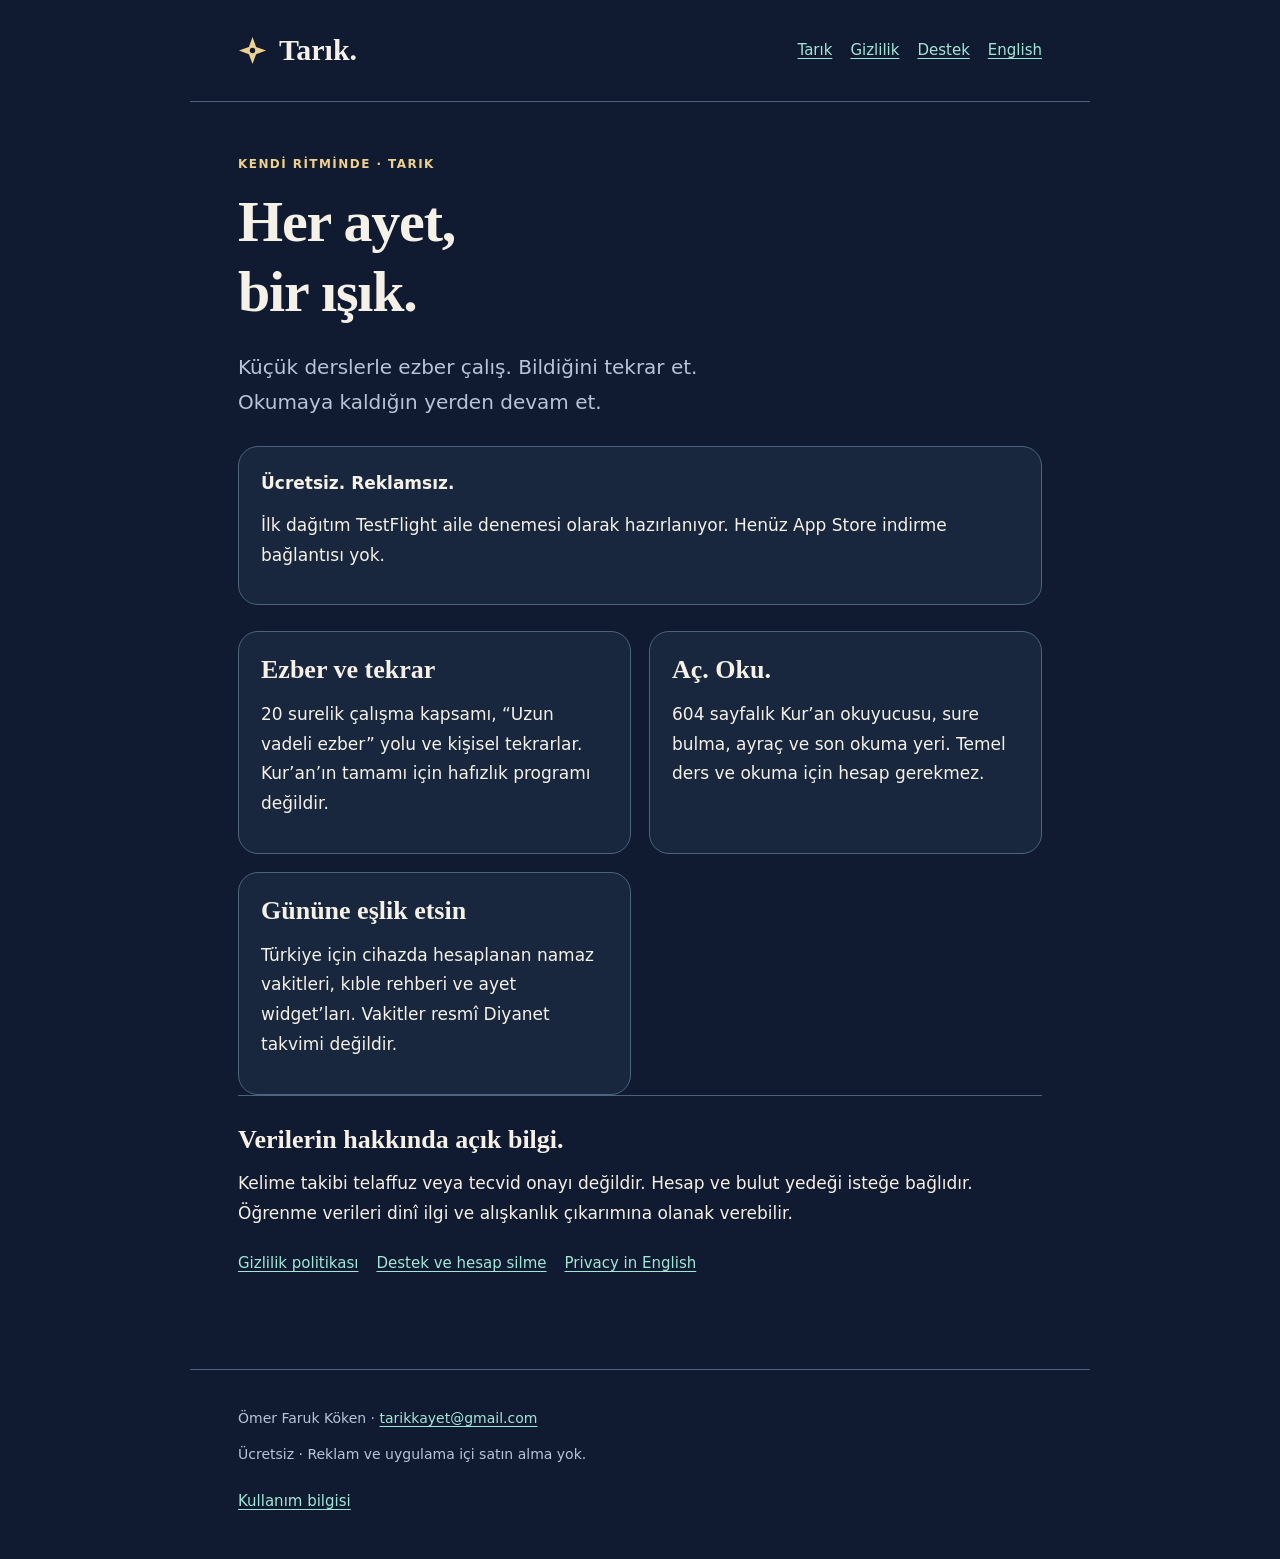
<file: index.html>
<!doctype html>
<html lang="tr"><head><meta charset="utf-8"><meta name="viewport" content="width=device-width,initial-scale=1"><meta name="description" content="Tarık: küçük adımlarla Kur’an ezberi, tekrar ve okuma."><meta name="referrer" content="no-referrer"><title>Her ayet, bir ışık. · Tarık</title><link rel="stylesheet" href="site.css"></head><body><a class="skip" href="#icerik">İçeriğe geç</a><header><a class="brand" href="index.html"><svg aria-hidden="true" viewBox="0 0 32 32"><path fill="currentColor" d="m16 1 4 11 11 4-11 4-4 11-4-11-11-4 11-4Z"/><circle cx="16" cy="16" r="3" fill="#101a30"/></svg>Tarık.</a><nav aria-label="Ana menü"><a href="index.html" aria-current="page">Tarık</a><a href="gizlilik.html">Gizlilik</a><a href="destek.html">Destek</a><a href="privacy.html">English</a></nav></header><main id="icerik"><p class="eyebrow">KENDİ RİTMİNDE · TARIK</p><h1>Her ayet,<br/>bir ışık.</h1><p class="lead">Küçük derslerle ezber çalış. Bildiğini tekrar et.<br/>Okumaya kaldığın yerden devam et.</p><div class="notice"><strong>Ücretsiz. Reklamsız.</strong><p>İlk dağıtım TestFlight aile denemesi olarak hazırlanıyor. Henüz App Store indirme bağlantısı yok.</p></div><div class="grid"><article class="card"><h2>Ezber ve tekrar</h2><p>20 surelik çalışma kapsamı, “Uzun vadeli ezber” yolu ve kişisel tekrarlar. Kur’an’ın tamamı için hafızlık programı değildir.</p></article><article class="card"><h2>Aç. Oku.</h2><p>604 sayfalık Kur’an okuyucusu, sure bulma, ayraç ve son okuma yeri. Temel ders ve okuma için hesap gerekmez.</p></article><article class="card"><h2>Gününe eşlik etsin</h2><p>Türkiye için cihazda hesaplanan namaz vakitleri, kıble rehberi ve ayet widget’ları. Vakitler resmî Diyanet takvimi değildir.</p></article></div><section><h2>Verilerin hakkında açık bilgi.</h2><p>Kelime takibi telaffuz veya tecvid onayı değildir. Hesap ve bulut yedeği isteğe bağlıdır. Öğrenme verileri dinî ilgi ve alışkanlık çıkarımına olanak verebilir.</p><nav aria-label="Bilgi bağlantıları"><a href="gizlilik.html">Gizlilik politikası</a><a href="destek.html">Destek ve hesap silme</a><a href="privacy.html">Privacy in English</a></nav></section></main><footer><p>Ömer Faruk Köken · <a href="mailto:tarikkayet@gmail.com">tarikkayet@gmail.com</a></p><p>Ücretsiz · Reklam ve uygulama içi satın alma yok.</p><nav aria-label="Diğer bağlantılar"><a href="kosullar.html">Kullanım bilgisi</a></nav></footer></body></html>
</file>
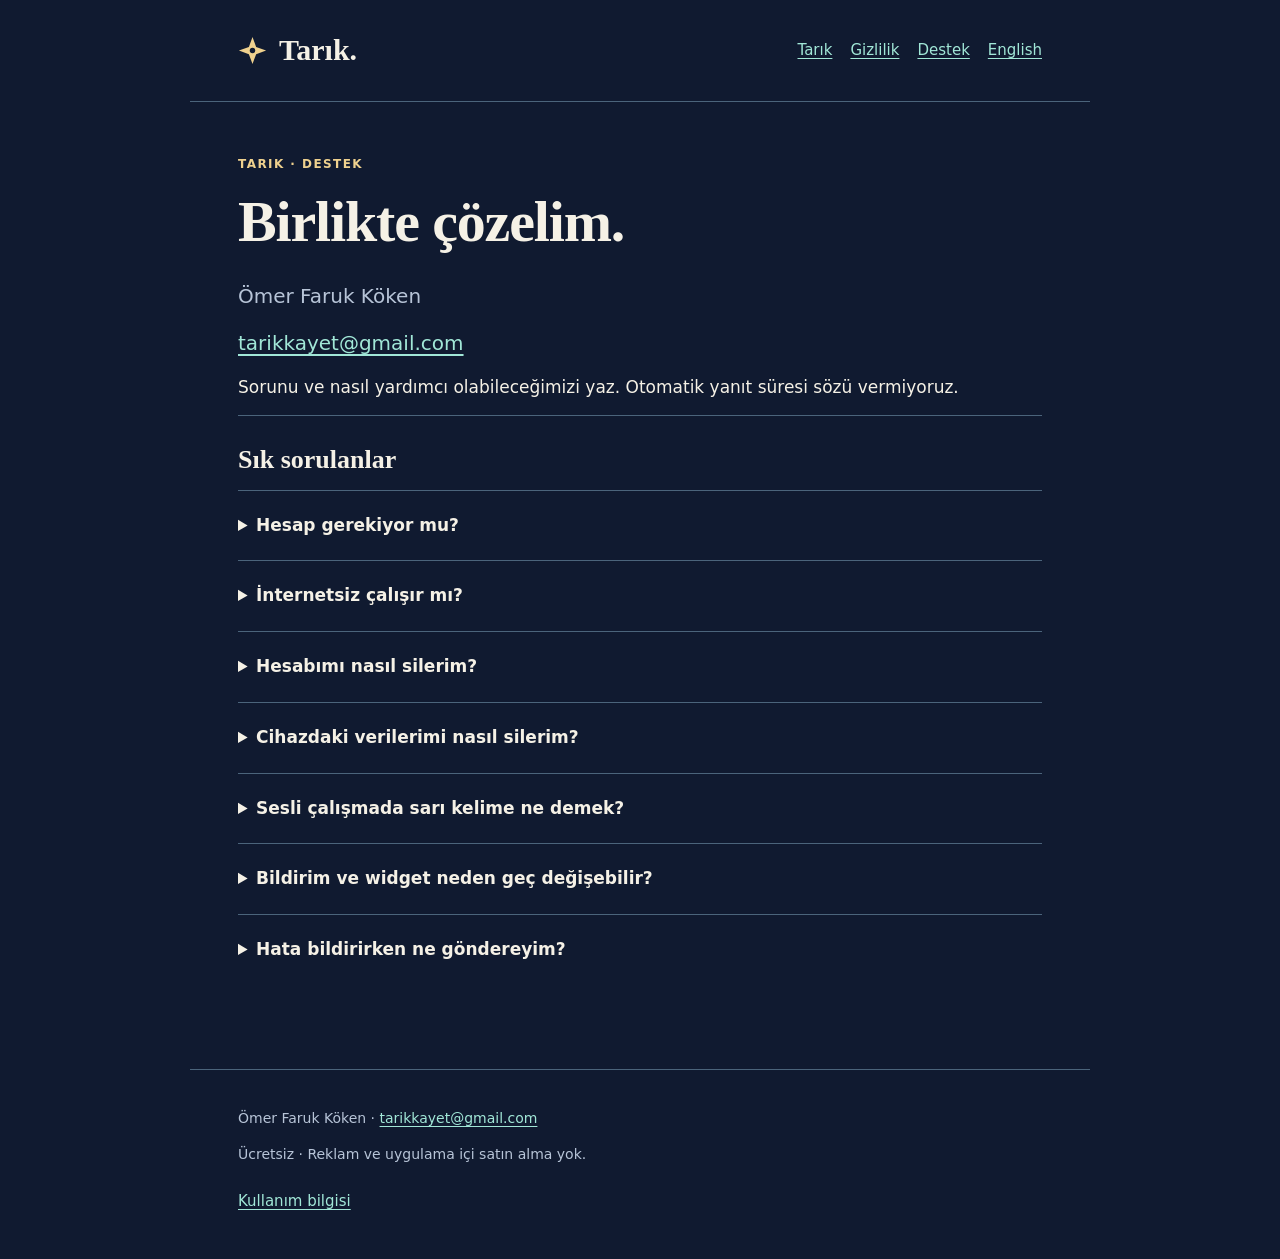
<file: destek.html>
<!doctype html>
<html lang="tr"><head><meta charset="utf-8"><meta name="viewport" content="width=device-width,initial-scale=1"><meta name="description" content="Tarık destek ve hesap silme / Tarık support and account deletion."><meta name="referrer" content="no-referrer"><title>Destek · Tarık</title><link rel="stylesheet" href="site.css"></head><body><a class="skip" href="#icerik">İçeriğe geç</a><header><a class="brand" href="index.html"><svg aria-hidden="true" viewBox="0 0 32 32"><path fill="currentColor" d="m16 1 4 11 11 4-11 4-4 11-4-11-11-4 11-4Z"/><circle cx="16" cy="16" r="3" fill="#101a30"/></svg>Tarık.</a><nav aria-label="Ana menü"><a href="index.html">Tarık</a><a href="gizlilik.html">Gizlilik</a><a href="destek.html" aria-current="page">Destek</a><a href="privacy.html">English</a></nav></header><main id="icerik"><p class="eyebrow">TARIK · DESTEK</p><h1>Birlikte çözelim.</h1><p class="lead">Ömer Faruk Köken</p><p class="contact"><a href="mailto:tarikkayet@gmail.com">tarikkayet@gmail.com</a></p><p>Sorunu ve nasıl yardımcı olabileceğimizi yaz. Otomatik yanıt süresi sözü vermiyoruz.</p><section><h2>Sık sorulanlar</h2><details><summary>Hesap gerekiyor mu?</summary><p>Kur’an okuma, dersler ve kütüphane hesapsız kullanılabilir. Hesap/sosyal alan bu sürümde 18 yaş ve üzerine açıktır.</p></details><details><summary>İnternetsiz çalışır mı?</summary><p>Paketli metinler ile Türkiye ve Almanya kapsamındaki namaz vakti hesabı çevrimdışı çalışır. Google/Apple girişi, sosyal özellikler, bulut yedeği ve örnek okuyuş akışı internet ister. Ses tanımanın desteklenen cihaz ve dil varlıklarına ihtiyacı vardır.</p></details><details><summary>Hesabımı nasıl silerim?</summary><p>Profil → Tarık hesabım → Hesabımı sil. SİL yaz ve “Hesabımı kalıcı sil” düğmesine dokun. Google/Apple hesabının kendisi silinmez. Hesabına giremiyorsan destek e-postasına yaz; şifreni gönderme.</p></details><details><summary>Cihazdaki verilerimi nasıl silerim?</summary><p>Ayarlar → Cihazdaki öğrenme verilerini sil → onay. Bu, yerel ilerleme/ayraç/ölçümleri kaldırır; bulut hesabı ve yedeği ayrı silinir. Bildirim ve alarm tercihlerini Bildirimler’den ayrıca yönet.</p></details><details><summary>Sesli çalışmada sarı kelime ne demek?</summary><p>Motor o kelimeyi net eşleştirememiştir. Bu, yanlış okuduğun anlamına gelmez. Kelime takibi tecvid veya telaffuz değerlendirmesi değildir.</p></details><details><summary>Bildirim ve widget neden geç değişebilir?</summary><p>iOS yenileme ve bildirim teslimini yönetir. Bildirim izinlerini, Odak ve sessiz mod ayarlarını kontrol et. Widget konumu kendi düzenleme ekranında seçilir. Saatler hesaplanır, resmî Diyanet takvimi değildir.</p></details><details><summary>Hata bildirirken ne göndereyim?</summary><p>İzlediğin adımlar, yaklaşık saat, uygulama sürümü, cihaz/iOS bilgisi ve kişisel bilgileri kapattığın ekran görüntüsü yeterli. Şifre, giriş bağlantısı, ham ses veya hassas konum gönderme. TestFlight kullanıyorsan geri bildirim yolunu da kullanabilirsin.</p></details></section></main><footer><p>Ömer Faruk Köken · <a href="mailto:tarikkayet@gmail.com">tarikkayet@gmail.com</a></p><p>Ücretsiz · Reklam ve uygulama içi satın alma yok.</p><nav aria-label="Diğer bağlantılar"><a href="kosullar.html">Kullanım bilgisi</a></nav></footer></body></html>
</file>
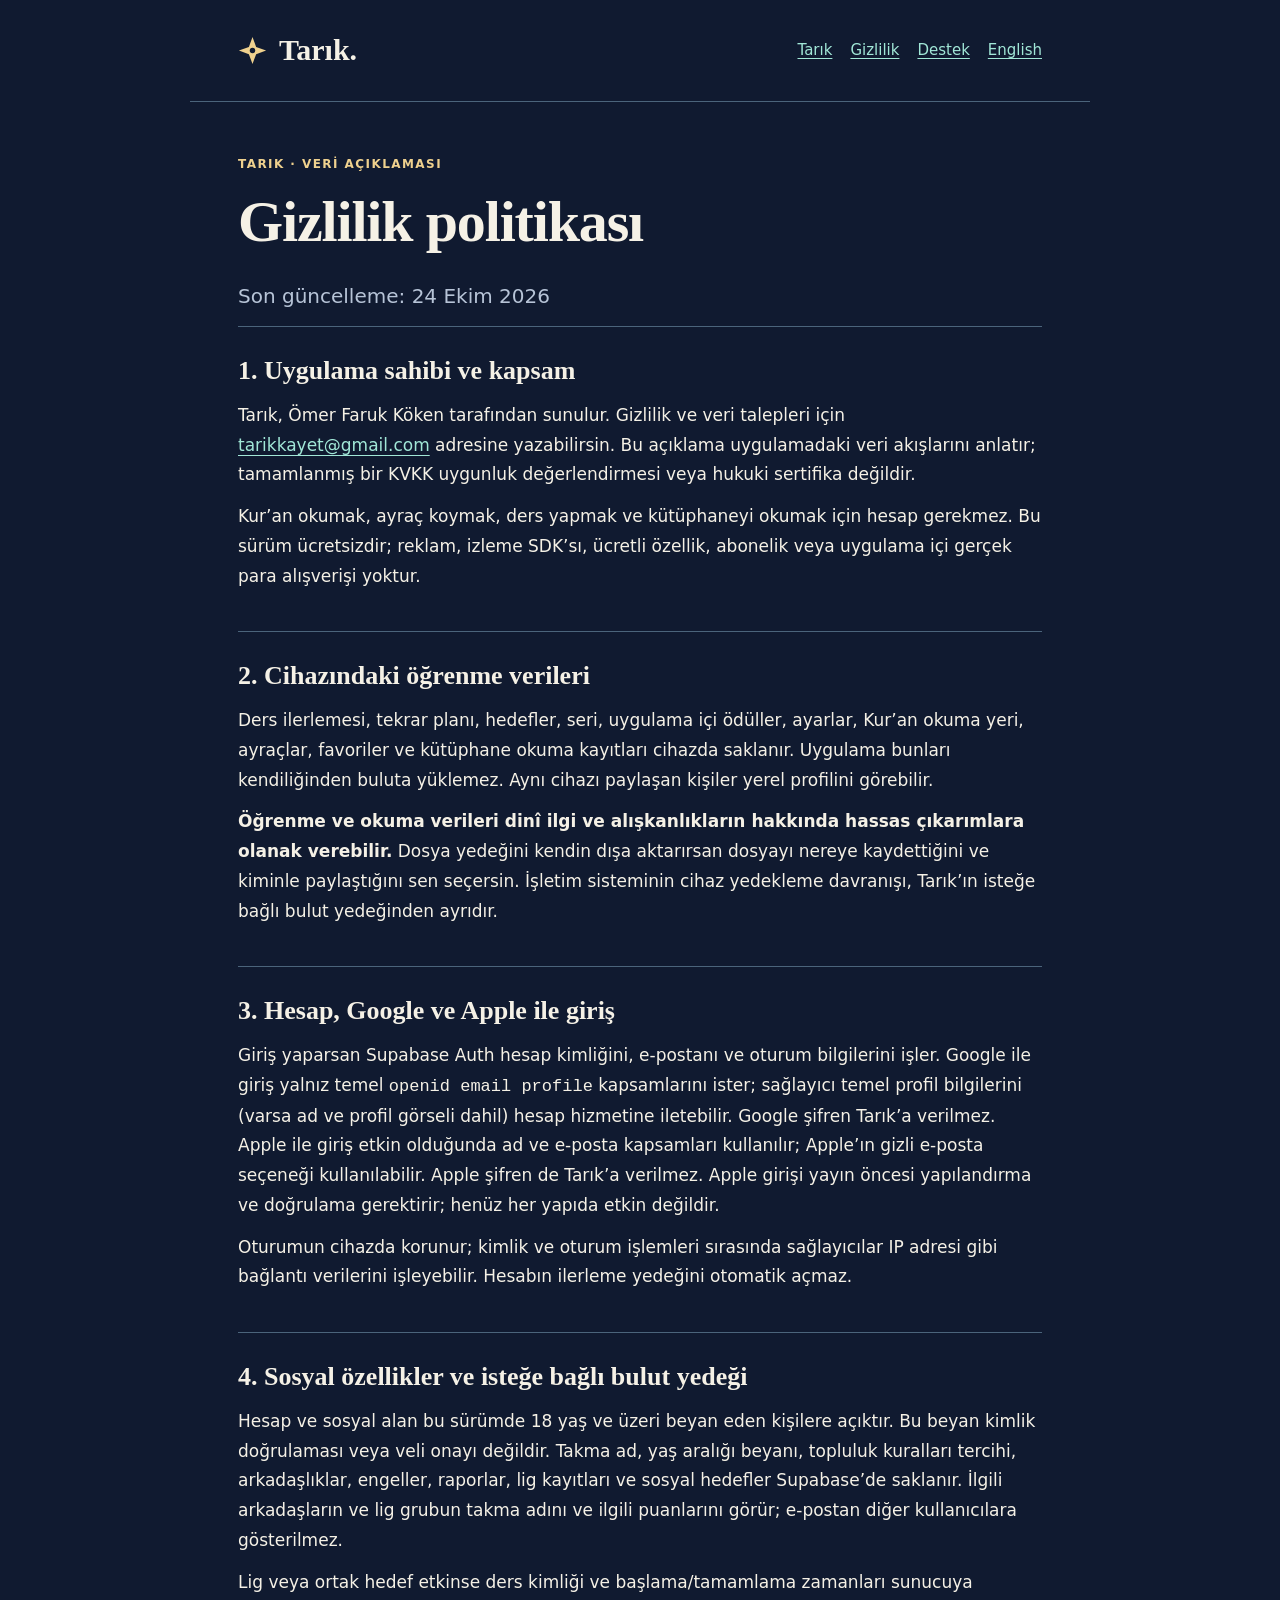
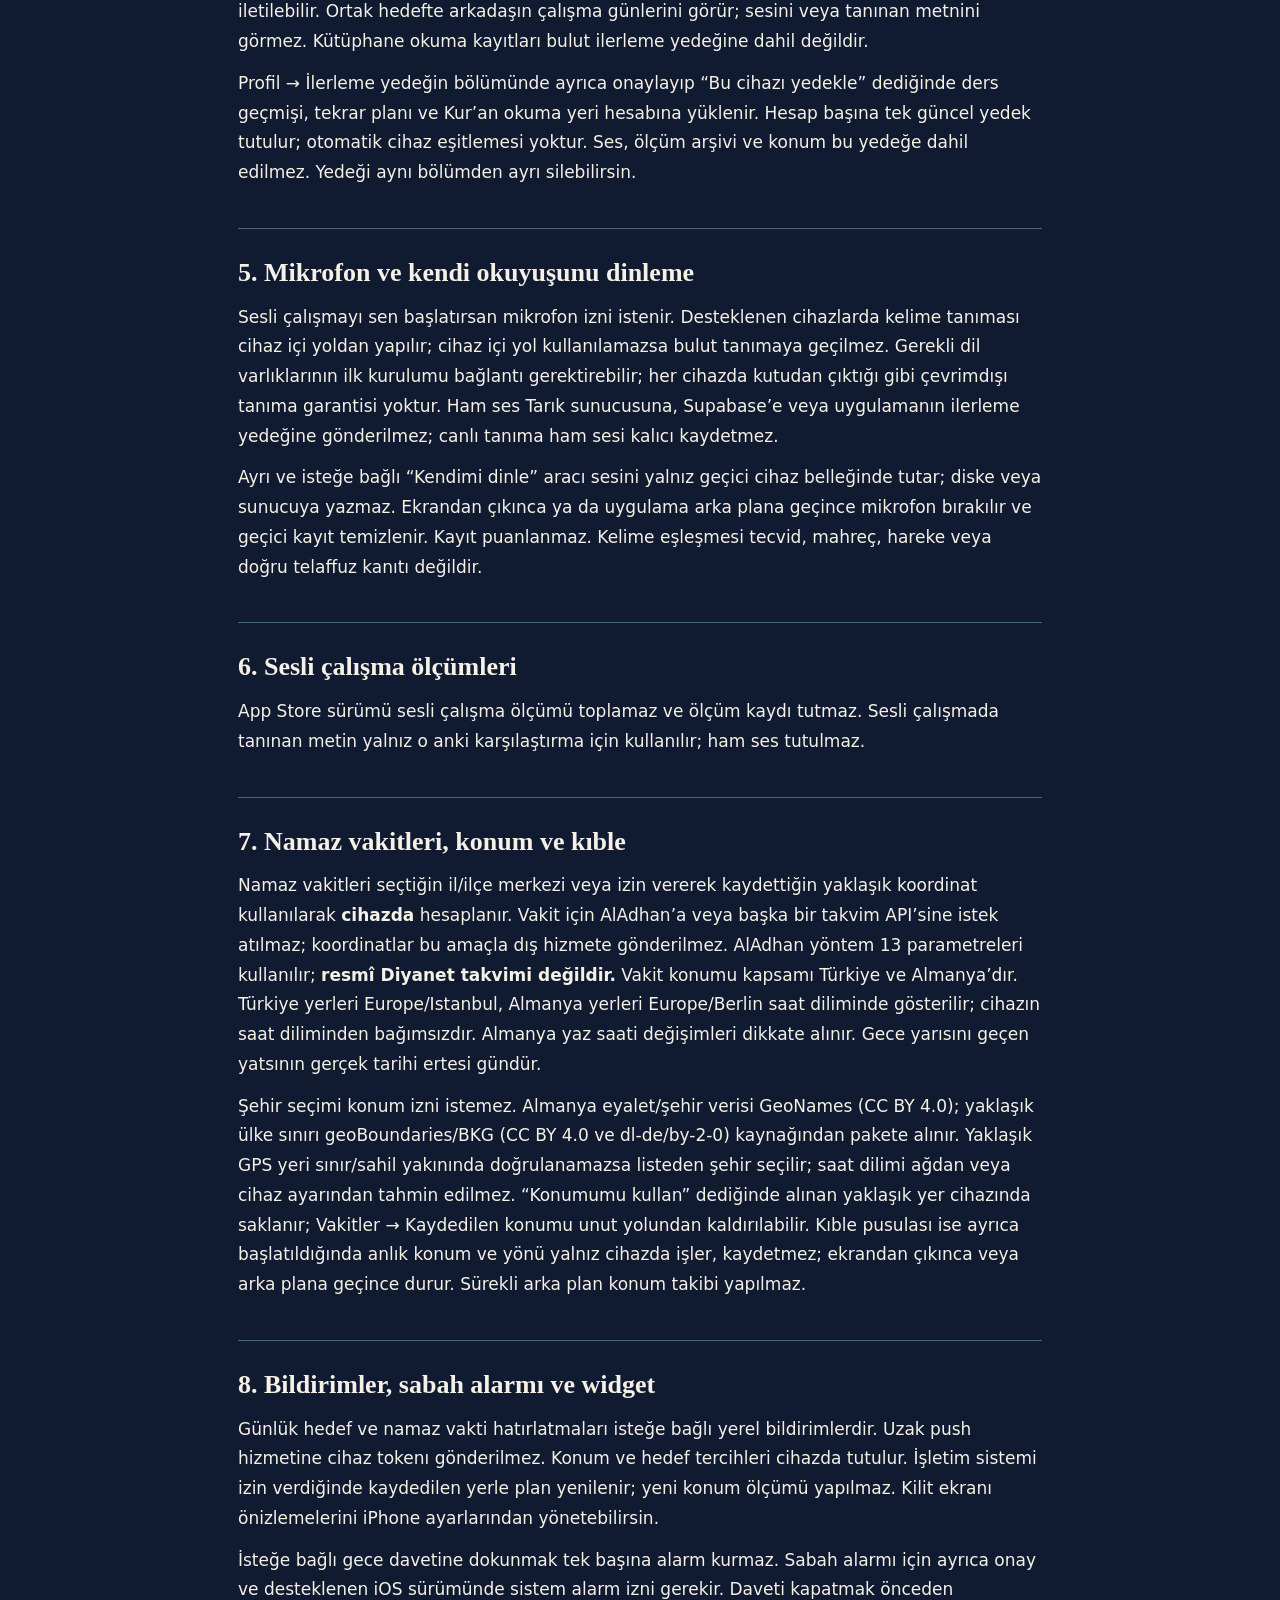
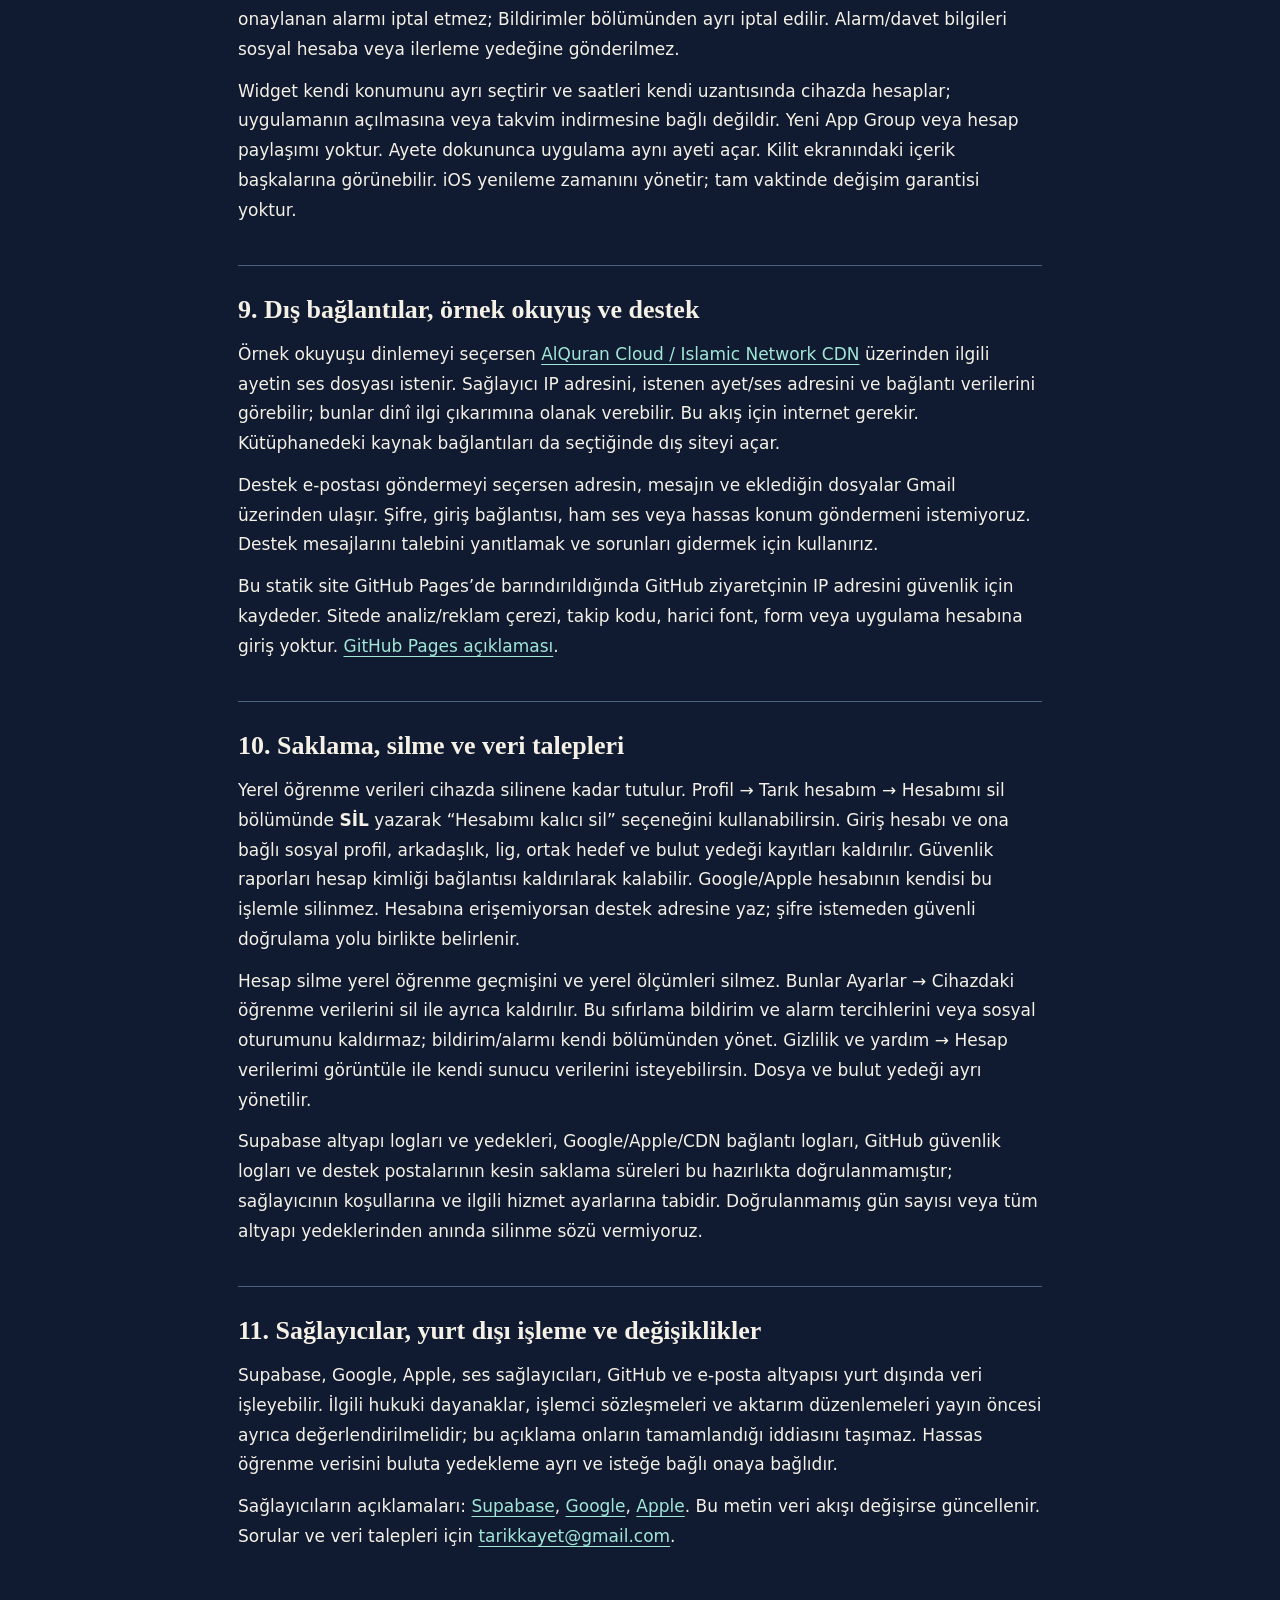
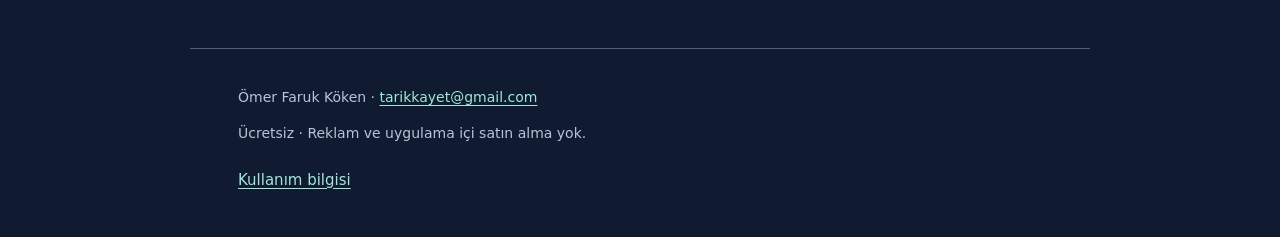
<file: gizlilik.html>
<!doctype html>
<html lang="tr"><head><meta charset="utf-8"><meta name="viewport" content="width=device-width,initial-scale=1"><meta name="description" content="Gizlilik politikası — Ömer Faruk Köken, Tarık."><meta name="referrer" content="no-referrer"><title>Gizlilik politikası · Tarık</title><link rel="stylesheet" href="site.css"></head><body><a class="skip" href="#icerik">İçeriğe geç</a><header><a class="brand" href="index.html"><svg aria-hidden="true" viewBox="0 0 32 32"><path fill="currentColor" d="m16 1 4 11 11 4-11 4-4 11-4-11-11-4 11-4Z"/><circle cx="16" cy="16" r="3" fill="#101a30"/></svg>Tarık.</a><nav aria-label="Ana menü"><a href="index.html">Tarık</a><a href="gizlilik.html" aria-current="page">Gizlilik</a><a href="destek.html">Destek</a><a href="privacy.html">English</a></nav></header><main id="icerik"><p class="eyebrow">TARIK · VERİ AÇIKLAMASI</p><h1>Gizlilik politikası</h1><p class="lead">Son güncelleme: <time datetime="2026-10-24">24 Ekim 2026</time></p><section><h2>1. Uygulama sahibi ve kapsam</h2><p>Tarık, Ömer Faruk Köken tarafından sunulur. Gizlilik ve veri talepleri için <a href="mailto:tarikkayet@gmail.com">tarikkayet@gmail.com</a> adresine yazabilirsin. Bu açıklama uygulamadaki veri akışlarını anlatır; tamamlanmış bir KVKK uygunluk değerlendirmesi veya hukuki sertifika değildir.</p><p>Kur’an okumak, ayraç koymak, ders yapmak ve kütüphaneyi okumak için hesap gerekmez. Bu sürüm ücretsizdir; reklam, izleme SDK’sı, ücretli özellik, abonelik veya uygulama içi gerçek para alışverişi yoktur.</p></section><section><h2>2. Cihazındaki öğrenme verileri</h2><p>Ders ilerlemesi, tekrar planı, hedefler, seri, uygulama içi ödüller, ayarlar, Kur’an okuma yeri, ayraçlar, favoriler ve kütüphane okuma kayıtları cihazda saklanır. Uygulama bunları kendiliğinden buluta yüklemez. Aynı cihazı paylaşan kişiler yerel profilini görebilir.</p><p><strong>Öğrenme ve okuma verileri dinî ilgi ve alışkanlıkların hakkında hassas çıkarımlara olanak verebilir.</strong> Dosya yedeğini kendin dışa aktarırsan dosyayı nereye kaydettiğini ve kiminle paylaştığını sen seçersin. İşletim sisteminin cihaz yedekleme davranışı, Tarık’ın isteğe bağlı bulut yedeğinden ayrıdır.</p></section><section><h2>3. Hesap, Google ve Apple ile giriş</h2><p>Giriş yaparsan Supabase Auth hesap kimliğini, e-postanı ve oturum bilgilerini işler. Google ile giriş yalnız temel <code>openid email profile</code> kapsamlarını ister; sağlayıcı temel profil bilgilerini (varsa ad ve profil görseli dahil) hesap hizmetine iletebilir. Google şifren Tarık’a verilmez. Apple ile giriş etkin olduğunda ad ve e-posta kapsamları kullanılır; Apple’ın gizli e-posta seçeneği kullanılabilir. Apple şifren de Tarık’a verilmez. Apple girişi yayın öncesi yapılandırma ve doğrulama gerektirir; henüz her yapıda etkin değildir.</p><p>Oturumun cihazda korunur; kimlik ve oturum işlemleri sırasında sağlayıcılar IP adresi gibi bağlantı verilerini işleyebilir. Hesabın ilerleme yedeğini otomatik açmaz.</p></section><section><h2>4. Sosyal özellikler ve isteğe bağlı bulut yedeği</h2><p>Hesap ve sosyal alan bu sürümde 18 yaş ve üzeri beyan eden kişilere açıktır. Bu beyan kimlik doğrulaması veya veli onayı değildir. Takma ad, yaş aralığı beyanı, topluluk kuralları tercihi, arkadaşlıklar, engeller, raporlar, lig kayıtları ve sosyal hedefler Supabase’de saklanır. İlgili arkadaşların ve lig grubun takma adını ve ilgili puanlarını görür; e-postan diğer kullanıcılara gösterilmez.</p><p>Lig veya ortak hedef etkinse ders kimliği ve başlama/tamamlama zamanları sunucuya iletilebilir. Ortak hedefte arkadaşın çalışma günlerini görür; sesini veya tanınan metnini görmez. Kütüphane okuma kayıtları bulut ilerleme yedeğine dahil değildir.</p><p>Profil → İlerleme yedeğin bölümünde ayrıca onaylayıp “Bu cihazı yedekle” dediğinde ders geçmişi, tekrar planı ve Kur’an okuma yeri hesabına yüklenir. Hesap başına tek güncel yedek tutulur; otomatik cihaz eşitlemesi yoktur. Ses, ölçüm arşivi ve konum bu yedeğe dahil edilmez. Yedeği aynı bölümden ayrı silebilirsin.</p></section><section><h2>5. Mikrofon ve kendi okuyuşunu dinleme</h2><p>Sesli çalışmayı sen başlatırsan mikrofon izni istenir. Desteklenen cihazlarda kelime tanıması cihaz içi yoldan yapılır; cihaz içi yol kullanılamazsa bulut tanımaya geçilmez. Gerekli dil varlıklarının ilk kurulumu bağlantı gerektirebilir; her cihazda kutudan çıktığı gibi çevrimdışı tanıma garantisi yoktur. Ham ses Tarık sunucusuna, Supabase’e veya uygulamanın ilerleme yedeğine gönderilmez; canlı tanıma ham sesi kalıcı kaydetmez.</p><p>Ayrı ve isteğe bağlı “Kendimi dinle” aracı sesini yalnız geçici cihaz belleğinde tutar; diske veya sunucuya yazmaz. Ekrandan çıkınca ya da uygulama arka plana geçince mikrofon bırakılır ve geçici kayıt temizlenir. Kayıt puanlanmaz. Kelime eşleşmesi tecvid, mahreç, hareke veya doğru telaffuz kanıtı değildir.</p></section><section><h2>6. Sesli çalışma ölçümleri</h2><p>App Store sürümü sesli çalışma ölçümü toplamaz ve ölçüm kaydı tutmaz. Sesli çalışmada tanınan metin yalnız o anki karşılaştırma için kullanılır; ham ses tutulmaz.</p></section><section><h2>7. Namaz vakitleri, konum ve kıble</h2><p>Namaz vakitleri seçtiğin il/ilçe merkezi veya izin vererek kaydettiğin yaklaşık koordinat kullanılarak <strong>cihazda</strong> hesaplanır. Vakit için AlAdhan’a veya başka bir takvim API’sine istek atılmaz; koordinatlar bu amaçla dış hizmete gönderilmez. AlAdhan yöntem 13 parametreleri kullanılır; <strong>resmî Diyanet takvimi değildir.</strong> Vakit konumu kapsamı Türkiye ve Almanya’dır. Türkiye yerleri Europe/Istanbul, Almanya yerleri Europe/Berlin saat diliminde gösterilir; cihazın saat diliminden bağımsızdır. Almanya yaz saati değişimleri dikkate alınır. Gece yarısını geçen yatsının gerçek tarihi ertesi gündür.</p><p>Şehir seçimi konum izni istemez. Almanya eyalet/şehir verisi GeoNames (CC BY 4.0); yaklaşık ülke sınırı geoBoundaries/BKG (CC BY 4.0 ve dl-de/by-2-0) kaynağından pakete alınır. Yaklaşık GPS yeri sınır/sahil yakınında doğrulanamazsa listeden şehir seçilir; saat dilimi ağdan veya cihaz ayarından tahmin edilmez. “Konumumu kullan” dediğinde alınan yaklaşık yer cihazında saklanır; Vakitler → Kaydedilen konumu unut yolundan kaldırılabilir. Kıble pusulası ise ayrıca başlatıldığında anlık konum ve yönü yalnız cihazda işler, kaydetmez; ekrandan çıkınca veya arka plana geçince durur. Sürekli arka plan konum takibi yapılmaz.</p></section><section><h2>8. Bildirimler, sabah alarmı ve widget</h2><p>Günlük hedef ve namaz vakti hatırlatmaları isteğe bağlı yerel bildirimlerdir. Uzak push hizmetine cihaz tokenı gönderilmez. Konum ve hedef tercihleri cihazda tutulur. İşletim sistemi izin verdiğinde kaydedilen yerle plan yenilenir; yeni konum ölçümü yapılmaz. Kilit ekranı önizlemelerini iPhone ayarlarından yönetebilirsin.</p><p>İsteğe bağlı gece davetine dokunmak tek başına alarm kurmaz. Sabah alarmı için ayrıca onay ve desteklenen iOS sürümünde sistem alarm izni gerekir. Daveti kapatmak önceden onaylanan alarmı iptal etmez; Bildirimler bölümünden ayrı iptal edilir. Alarm/davet bilgileri sosyal hesaba veya ilerleme yedeğine gönderilmez.</p><p>Widget kendi konumunu ayrı seçtirir ve saatleri kendi uzantısında cihazda hesaplar; uygulamanın açılmasına veya takvim indirmesine bağlı değildir. Yeni App Group veya hesap paylaşımı yoktur. Ayete dokununca uygulama aynı ayeti açar. Kilit ekranındaki içerik başkalarına görünebilir. iOS yenileme zamanını yönetir; tam vaktinde değişim garantisi yoktur.</p></section><section><h2>9. Dış bağlantılar, örnek okuyuş ve destek</h2><p>Örnek okuyuşu dinlemeyi seçersen <a href="https://alquran.cloud/cdn" rel="noreferrer">AlQuran Cloud / Islamic Network CDN</a> üzerinden ilgili ayetin ses dosyası istenir. Sağlayıcı IP adresini, istenen ayet/ses adresini ve bağlantı verilerini görebilir; bunlar dinî ilgi çıkarımına olanak verebilir. Bu akış için internet gerekir. Kütüphanedeki kaynak bağlantıları da seçtiğinde dış siteyi açar.</p><p>Destek e-postası göndermeyi seçersen adresin, mesajın ve eklediğin dosyalar Gmail üzerinden ulaşır. Şifre, giriş bağlantısı, ham ses veya hassas konum göndermeni istemiyoruz. Destek mesajlarını talebini yanıtlamak ve sorunları gidermek için kullanırız.</p><p>Bu statik site GitHub Pages’de barındırıldığında GitHub ziyaretçinin IP adresini güvenlik için kaydeder. Sitede analiz/reklam çerezi, takip kodu, harici font, form veya uygulama hesabına giriş yoktur. <a href="https://docs.github.com/en/pages/getting-started-with-github-pages/what-is-github-pages" rel="noreferrer">GitHub Pages açıklaması</a>.</p></section><section><h2>10. Saklama, silme ve veri talepleri</h2><p>Yerel öğrenme verileri cihazda silinene kadar tutulur. Profil → Tarık hesabım → Hesabımı sil bölümünde <strong>SİL</strong> yazarak “Hesabımı kalıcı sil” seçeneğini kullanabilirsin. Giriş hesabı ve ona bağlı sosyal profil, arkadaşlık, lig, ortak hedef ve bulut yedeği kayıtları kaldırılır. Güvenlik raporları hesap kimliği bağlantısı kaldırılarak kalabilir. Google/Apple hesabının kendisi bu işlemle silinmez. Hesabına erişemiyorsan destek adresine yaz; şifre istemeden güvenli doğrulama yolu birlikte belirlenir.</p><p>Hesap silme yerel öğrenme geçmişini ve yerel ölçümleri silmez. Bunlar Ayarlar → Cihazdaki öğrenme verilerini sil ile ayrıca kaldırılır. Bu sıfırlama bildirim ve alarm tercihlerini veya sosyal oturumunu kaldırmaz; bildirim/alarmı kendi bölümünden yönet. Gizlilik ve yardım → Hesap verilerimi görüntüle ile kendi sunucu verilerini isteyebilirsin. Dosya ve bulut yedeği ayrı yönetilir.</p><p>Supabase altyapı logları ve yedekleri, Google/Apple/CDN bağlantı logları, GitHub güvenlik logları ve destek postalarının kesin saklama süreleri bu hazırlıkta doğrulanmamıştır; sağlayıcının koşullarına ve ilgili hizmet ayarlarına tabidir. Doğrulanmamış gün sayısı veya tüm altyapı yedeklerinden anında silinme sözü vermiyoruz.</p></section><section><h2>11. Sağlayıcılar, yurt dışı işleme ve değişiklikler</h2><p>Supabase, Google, Apple, ses sağlayıcıları, GitHub ve e-posta altyapısı yurt dışında veri işleyebilir. İlgili hukuki dayanaklar, işlemci sözleşmeleri ve aktarım düzenlemeleri yayın öncesi ayrıca değerlendirilmelidir; bu açıklama onların tamamlandığı iddiasını taşımaz. Hassas öğrenme verisini buluta yedekleme ayrı ve isteğe bağlı onaya bağlıdır.</p><p>Sağlayıcıların açıklamaları: <a href="https://supabase.com/privacy" rel="noreferrer">Supabase</a>, <a href="https://policies.google.com/privacy" rel="noreferrer">Google</a>, <a href="https://www.apple.com/legal/privacy/" rel="noreferrer">Apple</a>. Bu metin veri akışı değişirse güncellenir. Sorular ve veri talepleri için <a href="mailto:tarikkayet@gmail.com">tarikkayet@gmail.com</a>.</p></section></main><footer><p>Ömer Faruk Köken · <a href="mailto:tarikkayet@gmail.com">tarikkayet@gmail.com</a></p><p>Ücretsiz · Reklam ve uygulama içi satın alma yok.</p><nav aria-label="Diğer bağlantılar"><a href="kosullar.html">Kullanım bilgisi</a></nav></footer></body></html>
</file>
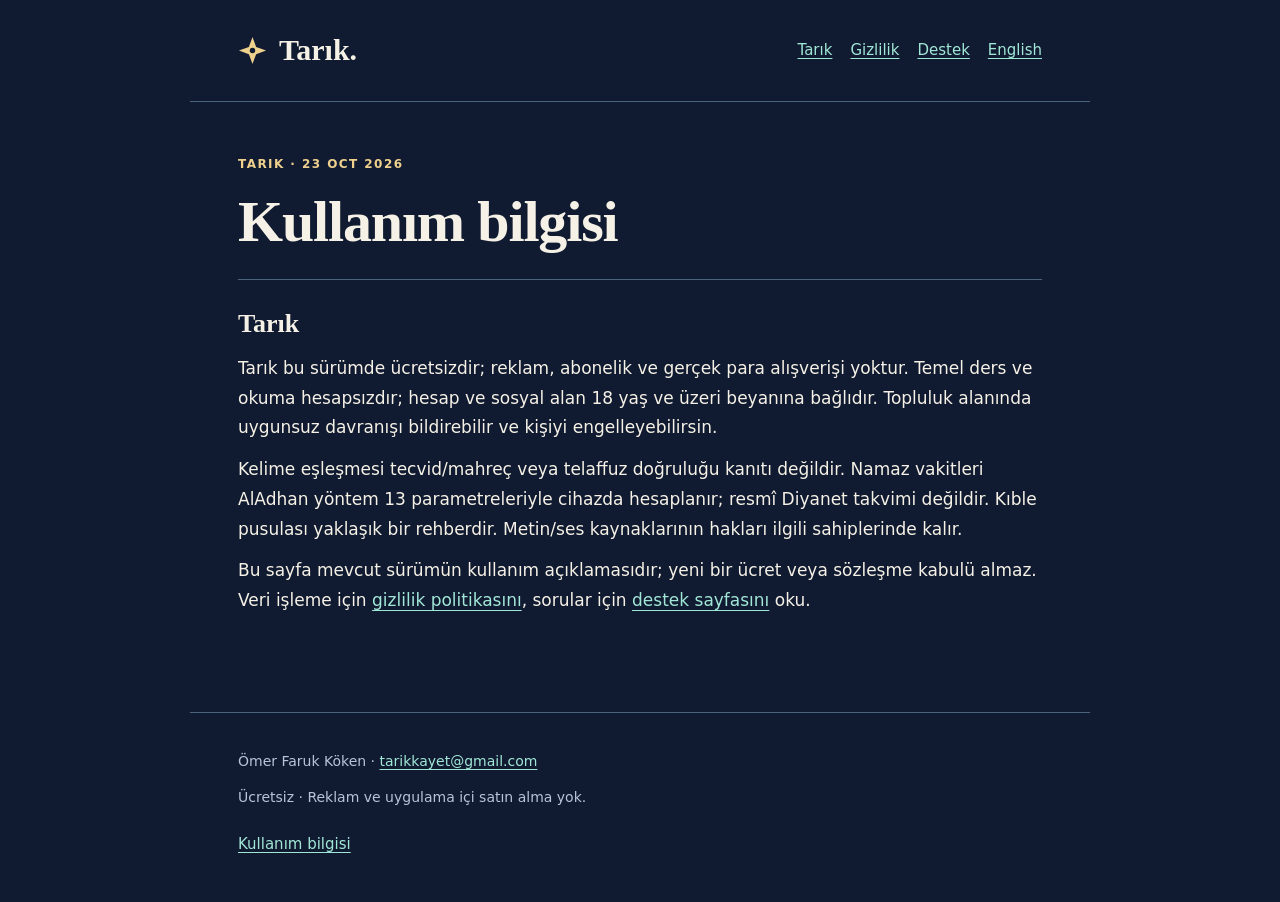
<file: kosullar.html>
<!doctype html>
<html lang="tr"><head><meta charset="utf-8"><meta name="viewport" content="width=device-width,initial-scale=1"><meta name="description" content="Kullanım bilgisi"><meta name="referrer" content="no-referrer"><title>Kullanım bilgisi · Tarık</title><link rel="stylesheet" href="site.css"></head><body><a class="skip" href="#icerik">İçeriğe geç</a><header><a class="brand" href="index.html"><svg aria-hidden="true" viewBox="0 0 32 32"><path fill="currentColor" d="m16 1 4 11 11 4-11 4-4 11-4-11-11-4 11-4Z"/><circle cx="16" cy="16" r="3" fill="#101a30"/></svg>Tarık.</a><nav aria-label="Ana menü"><a href="index.html">Tarık</a><a href="gizlilik.html">Gizlilik</a><a href="destek.html">Destek</a><a href="privacy.html">English</a></nav></header><main id="icerik"><p class="eyebrow">TARIK · 23 OCT 2026</p><h1>Kullanım bilgisi</h1><section><h2>Tarık</h2><p>Tarık bu sürümde ücretsizdir; reklam, abonelik ve gerçek para alışverişi yoktur. Temel ders ve okuma hesapsızdır; hesap ve sosyal alan 18 yaş ve üzeri beyanına bağlıdır. Topluluk alanında uygunsuz davranışı bildirebilir ve kişiyi engelleyebilirsin.</p><p>Kelime eşleşmesi tecvid/mahreç veya telaffuz doğruluğu kanıtı değildir. Namaz vakitleri AlAdhan yöntem 13 parametreleriyle cihazda hesaplanır; resmî Diyanet takvimi değildir. Kıble pusulası yaklaşık bir rehberdir. Metin/ses kaynaklarının hakları ilgili sahiplerinde kalır.</p><p>Bu sayfa mevcut sürümün kullanım açıklamasıdır; yeni bir ücret veya sözleşme kabulü almaz. Veri işleme için <a href="gizlilik.html">gizlilik politikasını</a>, sorular için <a href="destek.html">destek sayfasını</a> oku.</p></section></main><footer><p>Ömer Faruk Köken · <a href="mailto:tarikkayet@gmail.com">tarikkayet@gmail.com</a></p><p>Ücretsiz · Reklam ve uygulama içi satın alma yok.</p><nav aria-label="Diğer bağlantılar"><a href="kosullar.html">Kullanım bilgisi</a></nav></footer></body></html>
</file>
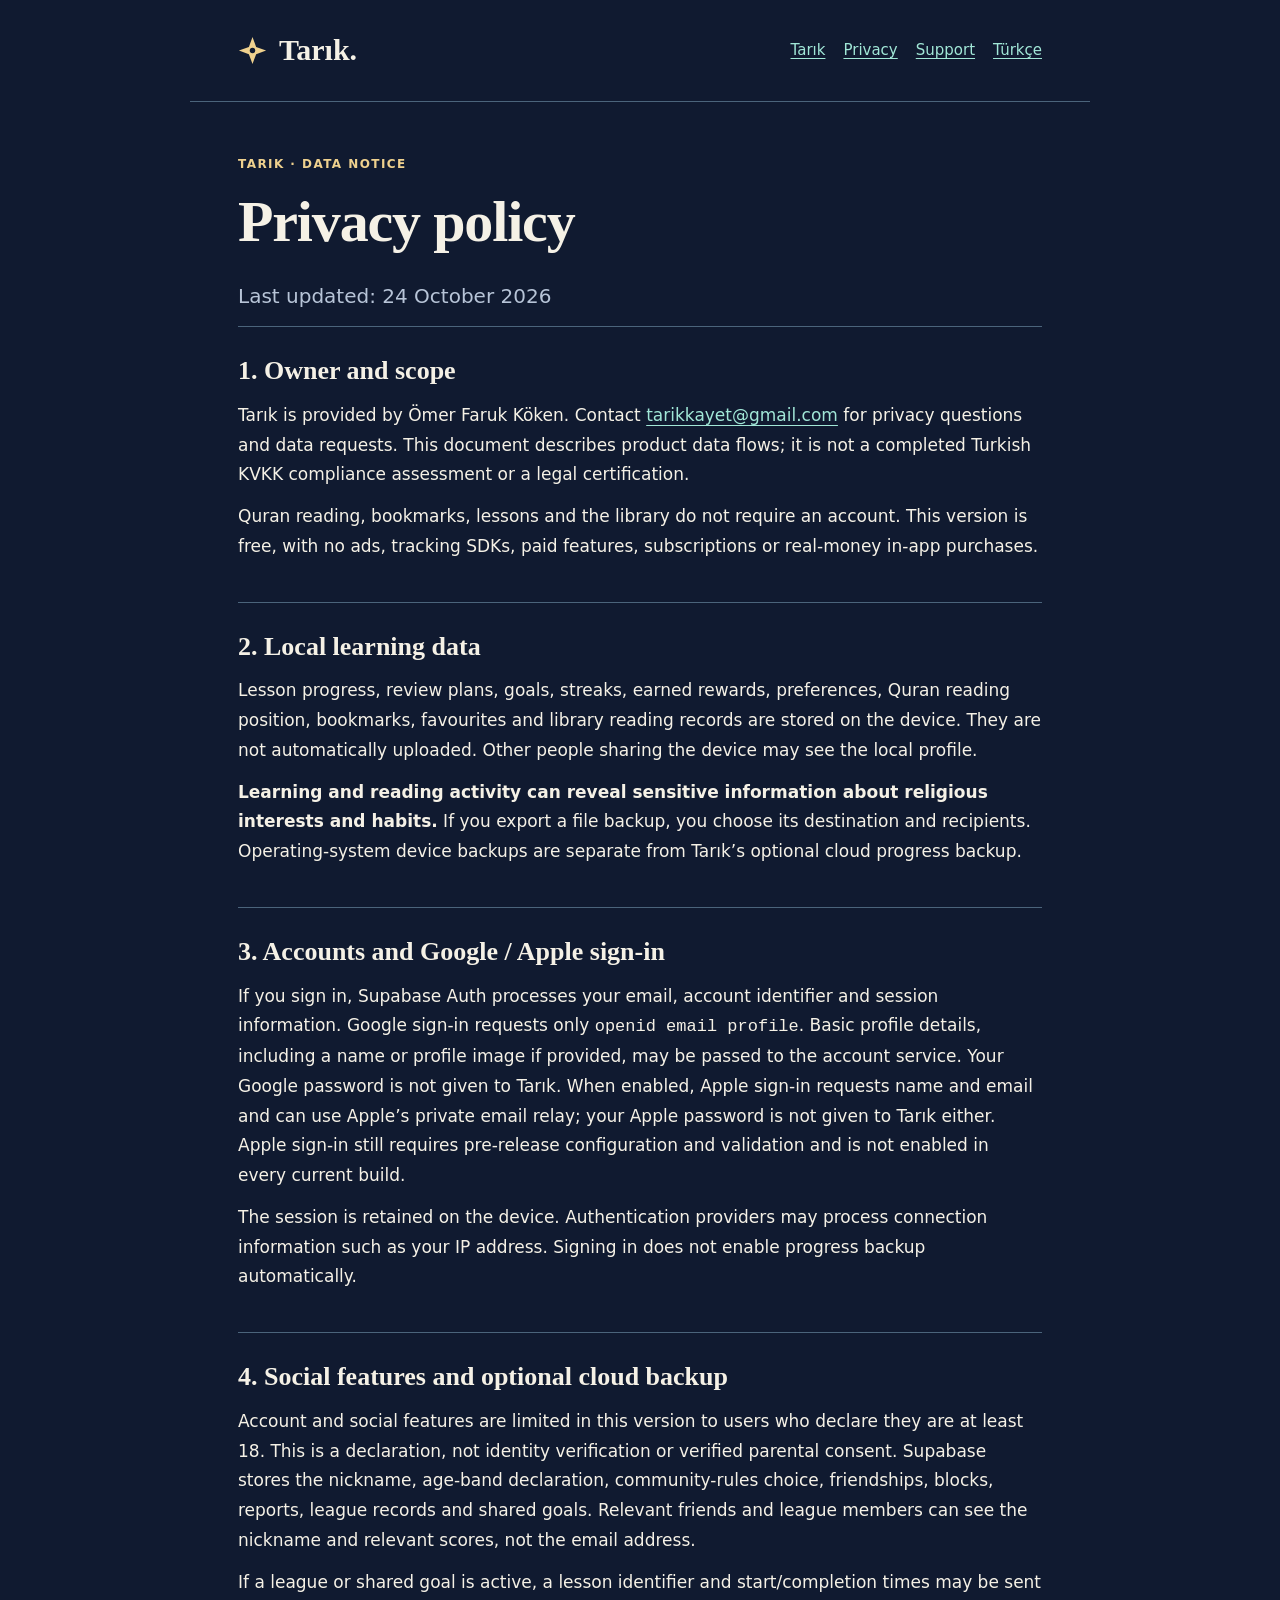
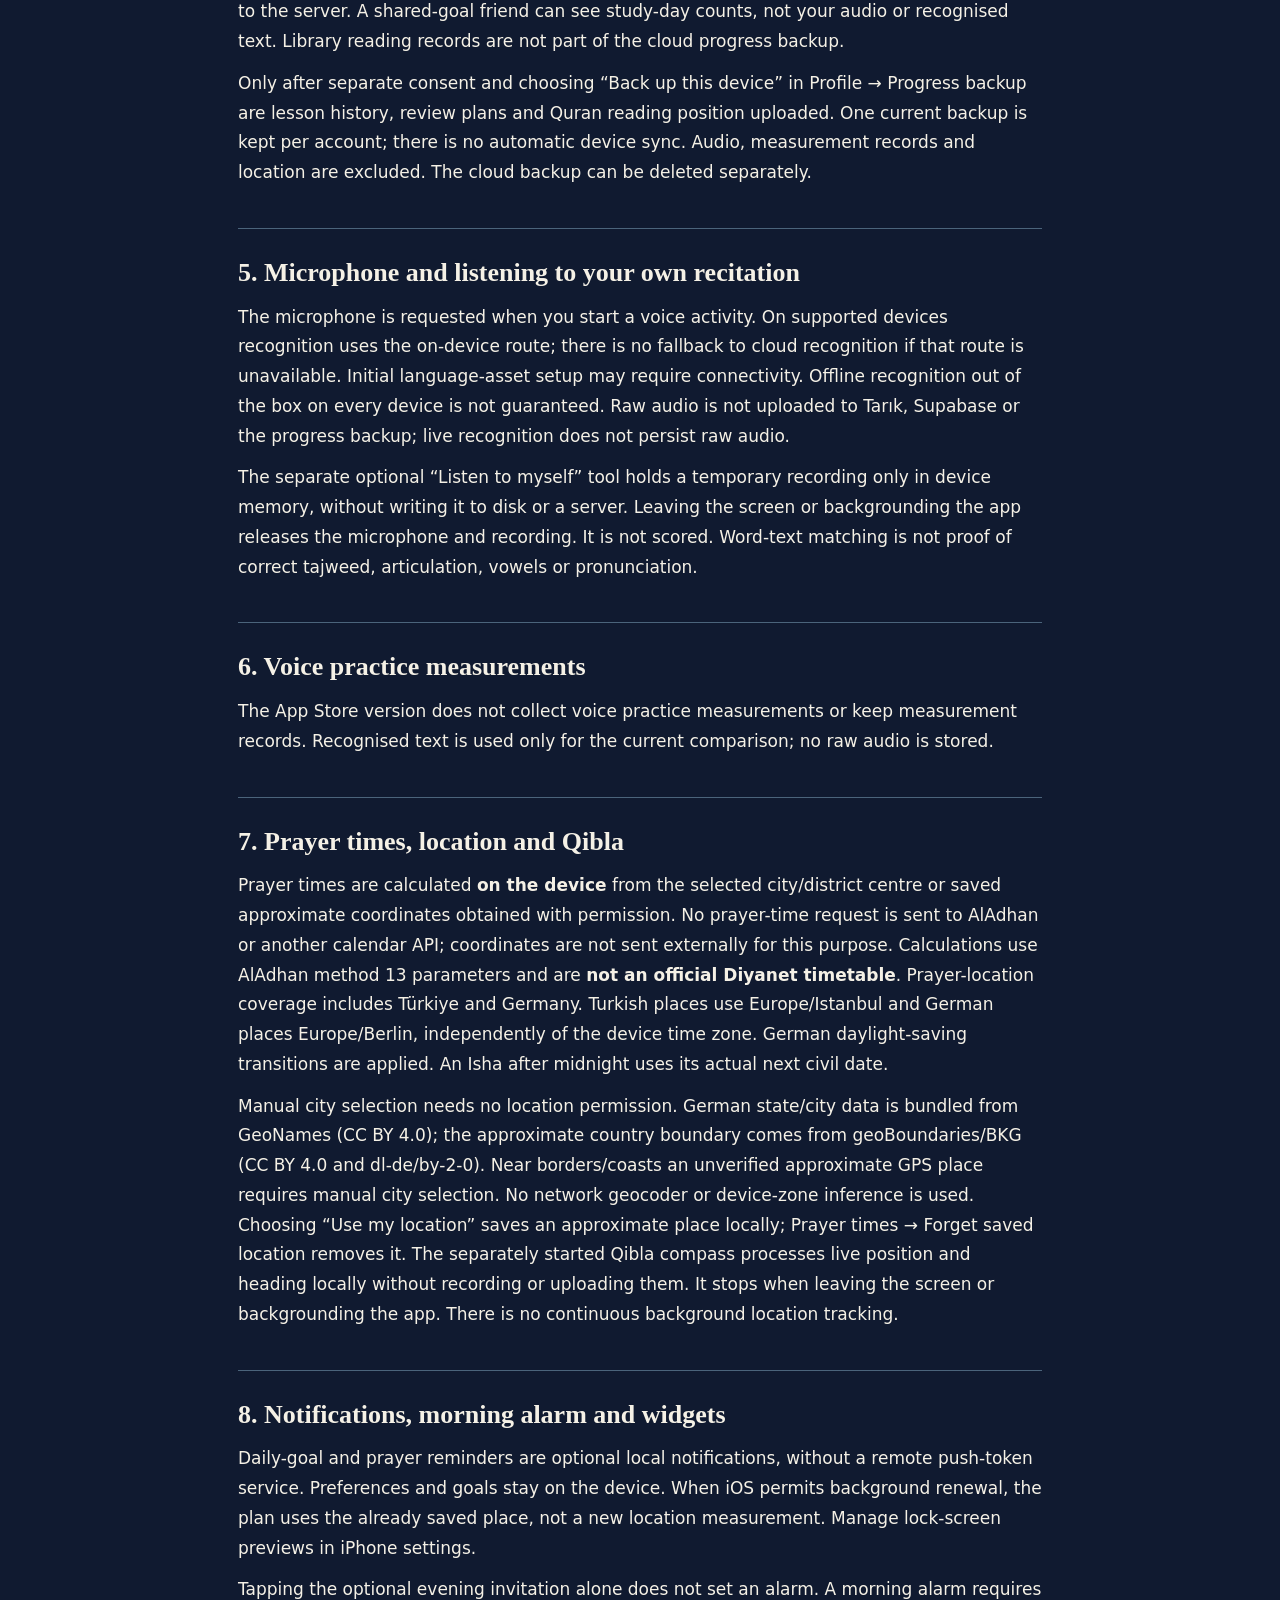
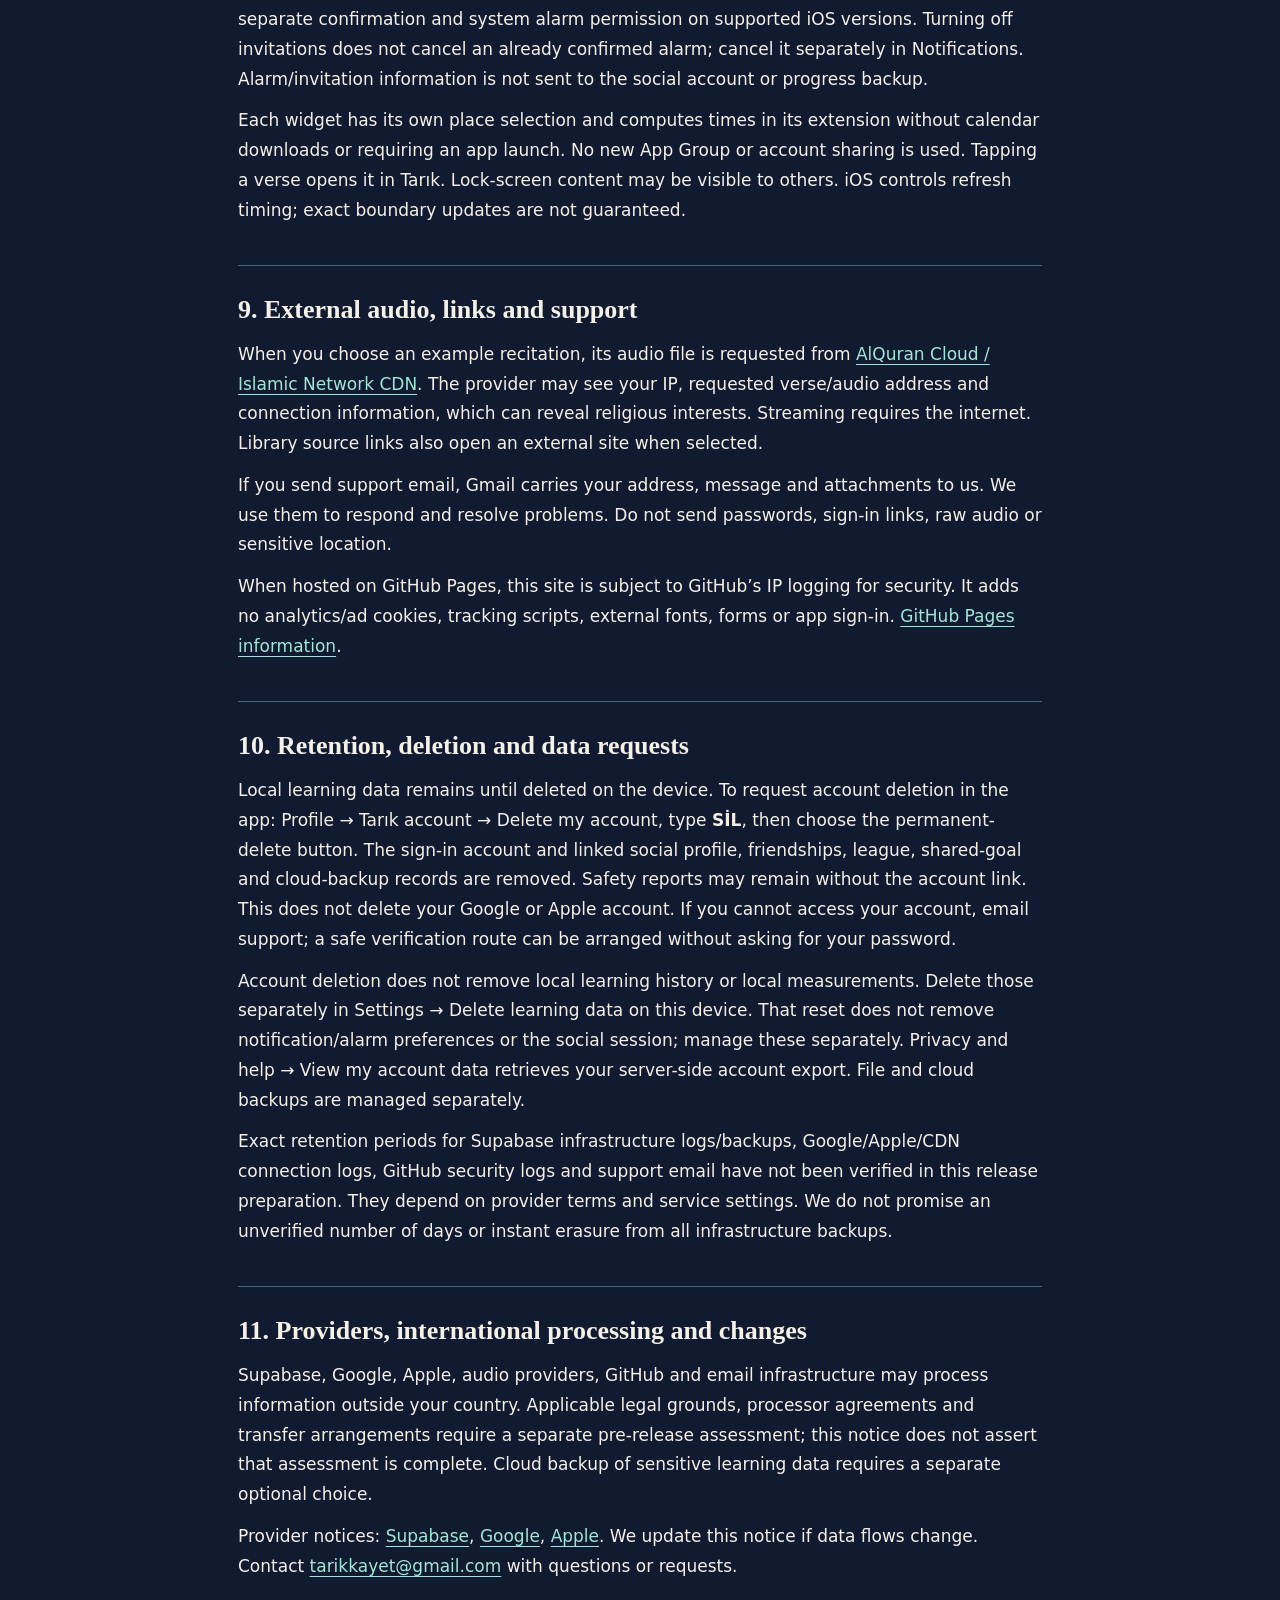
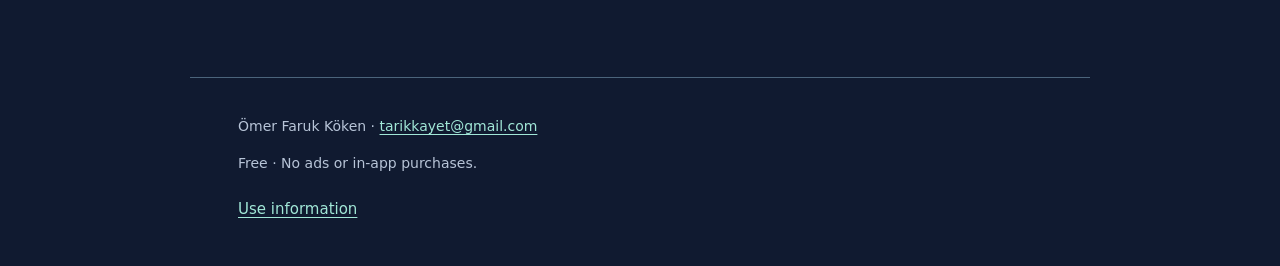
<file: privacy.html>
<!doctype html>
<html lang="en"><head><meta charset="utf-8"><meta name="viewport" content="width=device-width,initial-scale=1"><meta name="description" content="Privacy policy — Ömer Faruk Köken, Tarık."><meta name="referrer" content="no-referrer"><title>Privacy policy · Tarık</title><link rel="stylesheet" href="site.css"></head><body><a class="skip" href="#icerik">Skip to content</a><header><a class="brand" href="index.html"><svg aria-hidden="true" viewBox="0 0 32 32"><path fill="currentColor" d="m16 1 4 11 11 4-11 4-4 11-4-11-11-4 11-4Z"/><circle cx="16" cy="16" r="3" fill="#101a30"/></svg>Tarık.</a><nav aria-label="Main navigation"><a href="index.html">Tarık</a><a href="privacy.html" aria-current="page">Privacy</a><a href="support.html">Support</a><a href="gizlilik.html">Türkçe</a></nav></header><main id="icerik"><p class="eyebrow">TARIK · DATA NOTICE</p><h1>Privacy policy</h1><p class="lead">Last updated: <time datetime="2026-10-24">24 October 2026</time></p><section><h2>1. Owner and scope</h2><p>Tarık is provided by Ömer Faruk Köken. Contact <a href="mailto:tarikkayet@gmail.com">tarikkayet@gmail.com</a> for privacy questions and data requests. This document describes product data flows; it is not a completed Turkish KVKK compliance assessment or a legal certification.</p><p>Quran reading, bookmarks, lessons and the library do not require an account. This version is free, with no ads, tracking SDKs, paid features, subscriptions or real-money in-app purchases.</p></section><section><h2>2. Local learning data</h2><p>Lesson progress, review plans, goals, streaks, earned rewards, preferences, Quran reading position, bookmarks, favourites and library reading records are stored on the device. They are not automatically uploaded. Other people sharing the device may see the local profile.</p><p><strong>Learning and reading activity can reveal sensitive information about religious interests and habits.</strong> If you export a file backup, you choose its destination and recipients. Operating-system device backups are separate from Tarık’s optional cloud progress backup.</p></section><section><h2>3. Accounts and Google / Apple sign-in</h2><p>If you sign in, Supabase Auth processes your email, account identifier and session information. Google sign-in requests only <code>openid email profile</code>. Basic profile details, including a name or profile image if provided, may be passed to the account service. Your Google password is not given to Tarık. When enabled, Apple sign-in requests name and email and can use Apple’s private email relay; your Apple password is not given to Tarık either. Apple sign-in still requires pre-release configuration and validation and is not enabled in every current build.</p><p>The session is retained on the device. Authentication providers may process connection information such as your IP address. Signing in does not enable progress backup automatically.</p></section><section><h2>4. Social features and optional cloud backup</h2><p>Account and social features are limited in this version to users who declare they are at least 18. This is a declaration, not identity verification or verified parental consent. Supabase stores the nickname, age-band declaration, community-rules choice, friendships, blocks, reports, league records and shared goals. Relevant friends and league members can see the nickname and relevant scores, not the email address.</p><p>If a league or shared goal is active, a lesson identifier and start/completion times may be sent to the server. A shared-goal friend can see study-day counts, not your audio or recognised text. Library reading records are not part of the cloud progress backup.</p><p>Only after separate consent and choosing “Back up this device” in Profile → Progress backup are lesson history, review plans and Quran reading position uploaded. One current backup is kept per account; there is no automatic device sync. Audio, measurement records and location are excluded. The cloud backup can be deleted separately.</p></section><section><h2>5. Microphone and listening to your own recitation</h2><p>The microphone is requested when you start a voice activity. On supported devices recognition uses the on-device route; there is no fallback to cloud recognition if that route is unavailable. Initial language-asset setup may require connectivity. Offline recognition out of the box on every device is not guaranteed. Raw audio is not uploaded to Tarık, Supabase or the progress backup; live recognition does not persist raw audio.</p><p>The separate optional “Listen to myself” tool holds a temporary recording only in device memory, without writing it to disk or a server. Leaving the screen or backgrounding the app releases the microphone and recording. It is not scored. Word-text matching is not proof of correct tajweed, articulation, vowels or pronunciation.</p></section><section><h2>6. Voice practice measurements</h2><p>The App Store version does not collect voice practice measurements or keep measurement records. Recognised text is used only for the current comparison; no raw audio is stored.</p></section><section><h2>7. Prayer times, location and Qibla</h2><p>Prayer times are calculated <strong>on the device</strong> from the selected city/district centre or saved approximate coordinates obtained with permission. No prayer-time request is sent to AlAdhan or another calendar API; coordinates are not sent externally for this purpose. Calculations use AlAdhan method 13 parameters and are <strong>not an official Diyanet timetable</strong>. Prayer-location coverage includes Türkiye and Germany. Turkish places use Europe/Istanbul and German places Europe/Berlin, independently of the device time zone. German daylight-saving transitions are applied. An Isha after midnight uses its actual next civil date.</p><p>Manual city selection needs no location permission. German state/city data is bundled from GeoNames (CC BY 4.0); the approximate country boundary comes from geoBoundaries/BKG (CC BY 4.0 and dl-de/by-2-0). Near borders/coasts an unverified approximate GPS place requires manual city selection. No network geocoder or device-zone inference is used. Choosing “Use my location” saves an approximate place locally; Prayer times → Forget saved location removes it. The separately started Qibla compass processes live position and heading locally without recording or uploading them. It stops when leaving the screen or backgrounding the app. There is no continuous background location tracking.</p></section><section><h2>8. Notifications, morning alarm and widgets</h2><p>Daily-goal and prayer reminders are optional local notifications, without a remote push-token service. Preferences and goals stay on the device. When iOS permits background renewal, the plan uses the already saved place, not a new location measurement. Manage lock-screen previews in iPhone settings.</p><p>Tapping the optional evening invitation alone does not set an alarm. A morning alarm requires separate confirmation and system alarm permission on supported iOS versions. Turning off invitations does not cancel an already confirmed alarm; cancel it separately in Notifications. Alarm/invitation information is not sent to the social account or progress backup.</p><p>Each widget has its own place selection and computes times in its extension without calendar downloads or requiring an app launch. No new App Group or account sharing is used. Tapping a verse opens it in Tarık. Lock-screen content may be visible to others. iOS controls refresh timing; exact boundary updates are not guaranteed.</p></section><section><h2>9. External audio, links and support</h2><p>When you choose an example recitation, its audio file is requested from <a href="https://alquran.cloud/cdn" rel="noreferrer">AlQuran Cloud / Islamic Network CDN</a>. The provider may see your IP, requested verse/audio address and connection information, which can reveal religious interests. Streaming requires the internet. Library source links also open an external site when selected.</p><p>If you send support email, Gmail carries your address, message and attachments to us. We use them to respond and resolve problems. Do not send passwords, sign-in links, raw audio or sensitive location.</p><p>When hosted on GitHub Pages, this site is subject to GitHub’s IP logging for security. It adds no analytics/ad cookies, tracking scripts, external fonts, forms or app sign-in. <a href="https://docs.github.com/en/pages/getting-started-with-github-pages/what-is-github-pages" rel="noreferrer">GitHub Pages information</a>.</p></section><section><h2>10. Retention, deletion and data requests</h2><p>Local learning data remains until deleted on the device. To request account deletion in the app: Profile → Tarık account → Delete my account, type <strong>SİL</strong>, then choose the permanent-delete button. The sign-in account and linked social profile, friendships, league, shared-goal and cloud-backup records are removed. Safety reports may remain without the account link. This does not delete your Google or Apple account. If you cannot access your account, email support; a safe verification route can be arranged without asking for your password.</p><p>Account deletion does not remove local learning history or local measurements. Delete those separately in Settings → Delete learning data on this device. That reset does not remove notification/alarm preferences or the social session; manage these separately. Privacy and help → View my account data retrieves your server-side account export. File and cloud backups are managed separately.</p><p>Exact retention periods for Supabase infrastructure logs/backups, Google/Apple/CDN connection logs, GitHub security logs and support email have not been verified in this release preparation. They depend on provider terms and service settings. We do not promise an unverified number of days or instant erasure from all infrastructure backups.</p></section><section><h2>11. Providers, international processing and changes</h2><p>Supabase, Google, Apple, audio providers, GitHub and email infrastructure may process information outside your country. Applicable legal grounds, processor agreements and transfer arrangements require a separate pre-release assessment; this notice does not assert that assessment is complete. Cloud backup of sensitive learning data requires a separate optional choice.</p><p>Provider notices: <a href="https://supabase.com/privacy" rel="noreferrer">Supabase</a>, <a href="https://policies.google.com/privacy" rel="noreferrer">Google</a>, <a href="https://www.apple.com/legal/privacy/" rel="noreferrer">Apple</a>. We update this notice if data flows change. Contact <a href="mailto:tarikkayet@gmail.com">tarikkayet@gmail.com</a> with questions or requests.</p></section></main><footer><p>Ömer Faruk Köken · <a href="mailto:tarikkayet@gmail.com">tarikkayet@gmail.com</a></p><p>Free · No ads or in-app purchases.</p><nav aria-label="More links"><a href="terms.html">Use information</a></nav></footer></body></html>
</file>
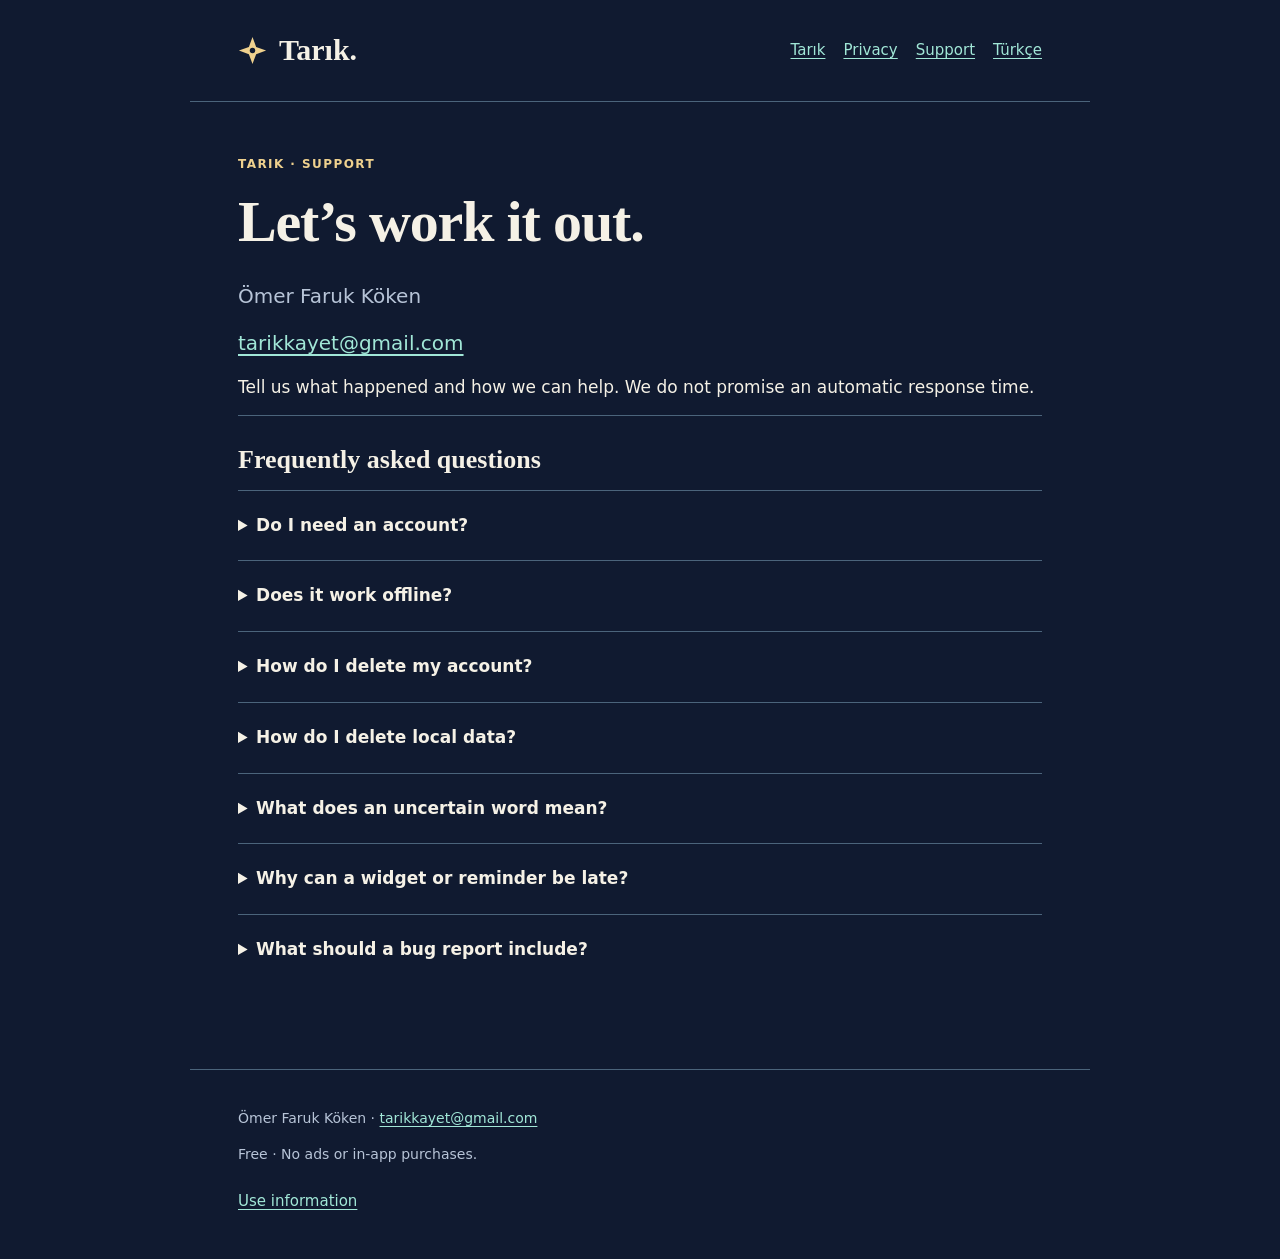
<file: support.html>
<!doctype html>
<html lang="en"><head><meta charset="utf-8"><meta name="viewport" content="width=device-width,initial-scale=1"><meta name="description" content="Tarık destek ve hesap silme / Tarık support and account deletion."><meta name="referrer" content="no-referrer"><title>Support · Tarık</title><link rel="stylesheet" href="site.css"></head><body><a class="skip" href="#icerik">Skip to content</a><header><a class="brand" href="index.html"><svg aria-hidden="true" viewBox="0 0 32 32"><path fill="currentColor" d="m16 1 4 11 11 4-11 4-4 11-4-11-11-4 11-4Z"/><circle cx="16" cy="16" r="3" fill="#101a30"/></svg>Tarık.</a><nav aria-label="Main navigation"><a href="index.html">Tarık</a><a href="privacy.html">Privacy</a><a href="support.html" aria-current="page">Support</a><a href="gizlilik.html">Türkçe</a></nav></header><main id="icerik"><p class="eyebrow">TARIK · SUPPORT</p><h1>Let’s work it out.</h1><p class="lead">Ömer Faruk Köken</p><p class="contact"><a href="mailto:tarikkayet@gmail.com">tarikkayet@gmail.com</a></p><p>Tell us what happened and how we can help. We do not promise an automatic response time.</p><section><h2>Frequently asked questions</h2><details><summary>Do I need an account?</summary><p>Reading, lessons and the library work without an account. Account/social access is limited in this version to users declaring they are at least 18.</p></details><details><summary>Does it work offline?</summary><p>Bundled texts and prayer-time calculations for Türkiye and Germany work offline. Sign-in, social features, cloud backup and streamed recitation need the internet. Speech recognition also requires a supported device and language assets.</p></details><details><summary>How do I delete my account?</summary><p>In the Turkish app open Profil → Tarık hesabım → Hesabımı sil. Type SİL and choose Hesabımı kalıcı sil. Your Google/Apple account itself is not deleted. If sign-in is unavailable, contact support without sending your password.</p></details><details><summary>How do I delete local data?</summary><p>Ayarlar → Cihazdaki öğrenme verilerini sil → confirm. Local progress, bookmarks and measurements are removed; delete the cloud account/backup separately. Manage notifications and alarms separately in Bildirimler.</p></details><details><summary>What does an uncertain word mean?</summary><p>Recognition did not confidently match the word. It does not mean your recitation was wrong. Word-text matching is not tajweed or pronunciation assessment.</p></details><details><summary>Why can a widget or reminder be late?</summary><p>iOS controls refresh and delivery. Check permission, Focus and silent-mode settings. Choose the widget’s location in its own settings. Times are calculated, not an official Diyanet timetable.</p></details><details><summary>What should a bug report include?</summary><p>Steps, approximate time, app version, device/iOS details and a screenshot with personal information hidden are enough. Do not send passwords, sign-in links, raw audio or sensitive location. TestFlight feedback is another option.</p></details></section></main><footer><p>Ömer Faruk Köken · <a href="mailto:tarikkayet@gmail.com">tarikkayet@gmail.com</a></p><p>Free · No ads or in-app purchases.</p><nav aria-label="More links"><a href="terms.html">Use information</a></nav></footer></body></html>
</file>
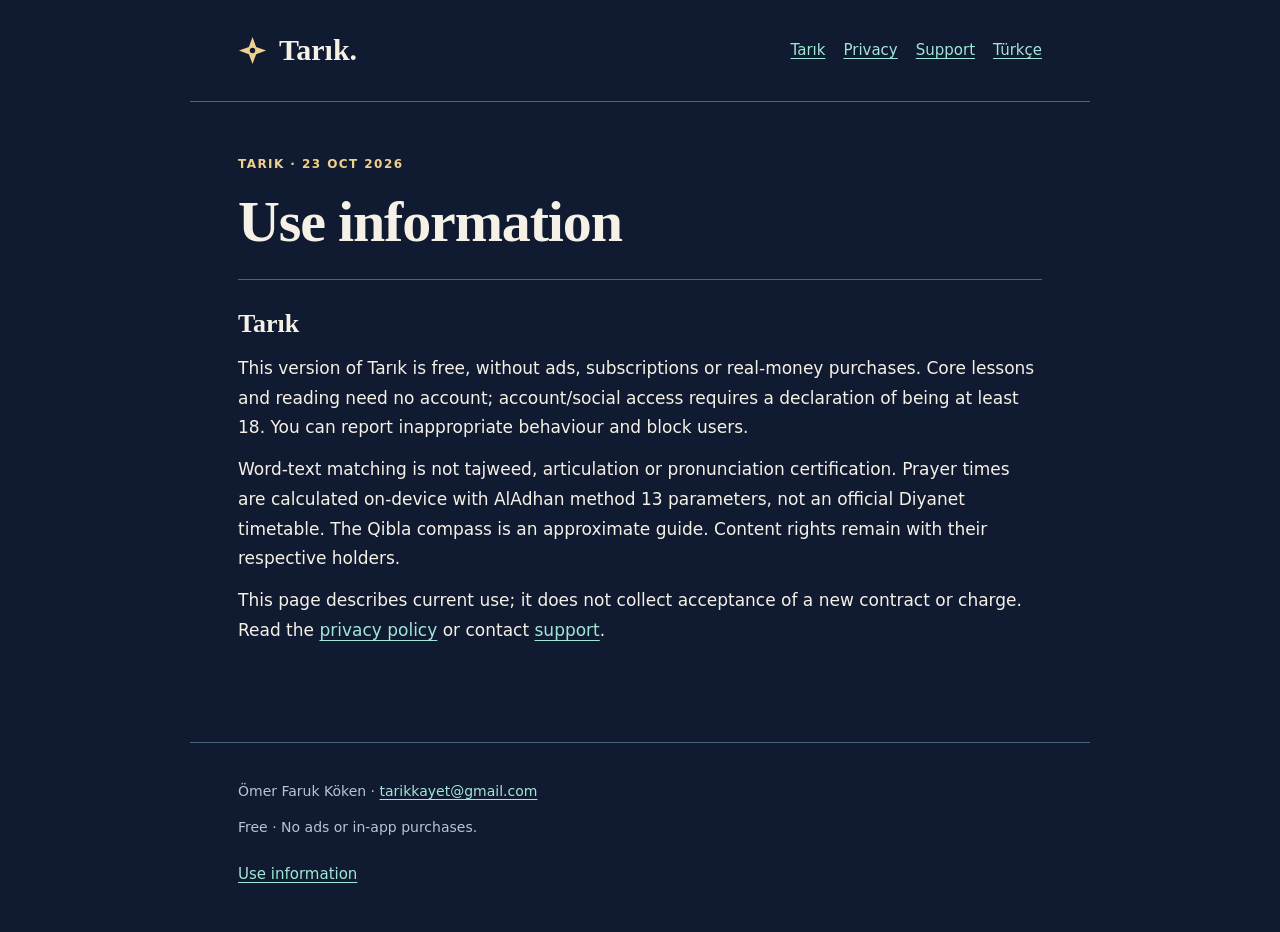
<file: terms.html>
<!doctype html>
<html lang="en"><head><meta charset="utf-8"><meta name="viewport" content="width=device-width,initial-scale=1"><meta name="description" content="Use information"><meta name="referrer" content="no-referrer"><title>Use information · Tarık</title><link rel="stylesheet" href="site.css"></head><body><a class="skip" href="#icerik">Skip to content</a><header><a class="brand" href="index.html"><svg aria-hidden="true" viewBox="0 0 32 32"><path fill="currentColor" d="m16 1 4 11 11 4-11 4-4 11-4-11-11-4 11-4Z"/><circle cx="16" cy="16" r="3" fill="#101a30"/></svg>Tarık.</a><nav aria-label="Main navigation"><a href="index.html">Tarık</a><a href="privacy.html">Privacy</a><a href="support.html">Support</a><a href="gizlilik.html">Türkçe</a></nav></header><main id="icerik"><p class="eyebrow">TARIK · 23 OCT 2026</p><h1>Use information</h1><section><h2>Tarık</h2><p>This version of Tarık is free, without ads, subscriptions or real-money purchases. Core lessons and reading need no account; account/social access requires a declaration of being at least 18. You can report inappropriate behaviour and block users.</p><p>Word-text matching is not tajweed, articulation or pronunciation certification. Prayer times are calculated on-device with AlAdhan method 13 parameters, not an official Diyanet timetable. The Qibla compass is an approximate guide. Content rights remain with their respective holders.</p><p>This page describes current use; it does not collect acceptance of a new contract or charge. Read the <a href="privacy.html">privacy policy</a> or contact <a href="support.html">support</a>.</p></section></main><footer><p>Ömer Faruk Köken · <a href="mailto:tarikkayet@gmail.com">tarikkayet@gmail.com</a></p><p>Free · No ads or in-app purchases.</p><nav aria-label="More links"><a href="terms.html">Use information</a></nav></footer></body></html>
</file>
<file: site.css>
:root{color-scheme:dark;--bg:#101a30;--panel:#18273e;--text:#f5f1e6;--muted:#b7c4d7;--accent:#a1e7d7;--gold:#efd18e;--border:#4b647b}*{box-sizing:border-box}body{margin:0;background:var(--bg);color:var(--text);font:17px/1.75 system-ui,-apple-system,BlinkMacSystemFont,"Segoe UI",sans-serif}a{color:var(--accent);text-underline-offset:.22em;overflow-wrap:anywhere}a:hover{color:var(--text)}a:focus-visible,summary:focus-visible{outline:3px solid var(--gold);outline-offset:5px;border-radius:3px}header,main,footer{max-width:900px;margin:auto;padding:24px clamp(20px,5vw,48px)}header{display:flex;justify-content:space-between;align-items:center;gap:16px;flex-wrap:wrap;border-bottom:1px solid var(--border)}.brand{font-family:Georgia,serif;font-size:30px;font-weight:bold;color:var(--text);text-decoration:none;display:flex;align-items:center;gap:12px;min-height:44px}.brand svg{width:29px;height:29px;color:var(--gold);flex:none}nav{display:flex;gap:18px;flex-wrap:wrap}nav a{display:inline-flex;align-items:center;min-height:44px;font-size:15px}main{padding-top:40px;padding-bottom:56px}h1,h2{font-family:Georgia,serif;line-height:1.22;font-weight:600}h1{font-size:clamp(36px,7vw,58px);margin:12px 0 22px;letter-spacing:-.02em}h2{font-size:26px;margin:0 0 14px}p{margin:12px 0}.eyebrow{color:var(--gold);font-size:12px;font-weight:750;letter-spacing:.12em;text-transform:uppercase}.lead{font-size:20px;color:var(--muted)}section{padding:28px 0;border-top:1px solid var(--border);scroll-margin-top:24px}.notice,.card{padding:22px;background:var(--panel);border:1px solid var(--border);border-radius:20px;margin:26px 0}.notice p:first-child,.card p:first-child{margin-top:0}.grid{display:grid;grid-template-columns:repeat(auto-fit,minmax(min(100%,260px),1fr));gap:18px}.grid .card{margin:0}ul,ol{padding-left:24px}li{margin:10px 0}footer{border-top:1px solid var(--border);font-size:14px;color:var(--muted)}footer nav{margin:12px 0}summary{cursor:pointer;font-weight:650;min-height:44px;padding:10px 0}details{border-top:1px solid var(--border);padding:10px 0}.skip{position:absolute;left:16px;top:-120px;padding:12px;background:var(--panel)}.skip:focus{top:12px}strong{color:var(--text)}.contact{font-size:20px}time{color:var(--muted)}@media(prefers-reduced-motion:reduce){*{scroll-behavior:auto}}@media(max-width:380px){body{font-size:16px}header,main,footer{padding-left:20px;padding-right:20px}nav{gap:12px}}
</file>
